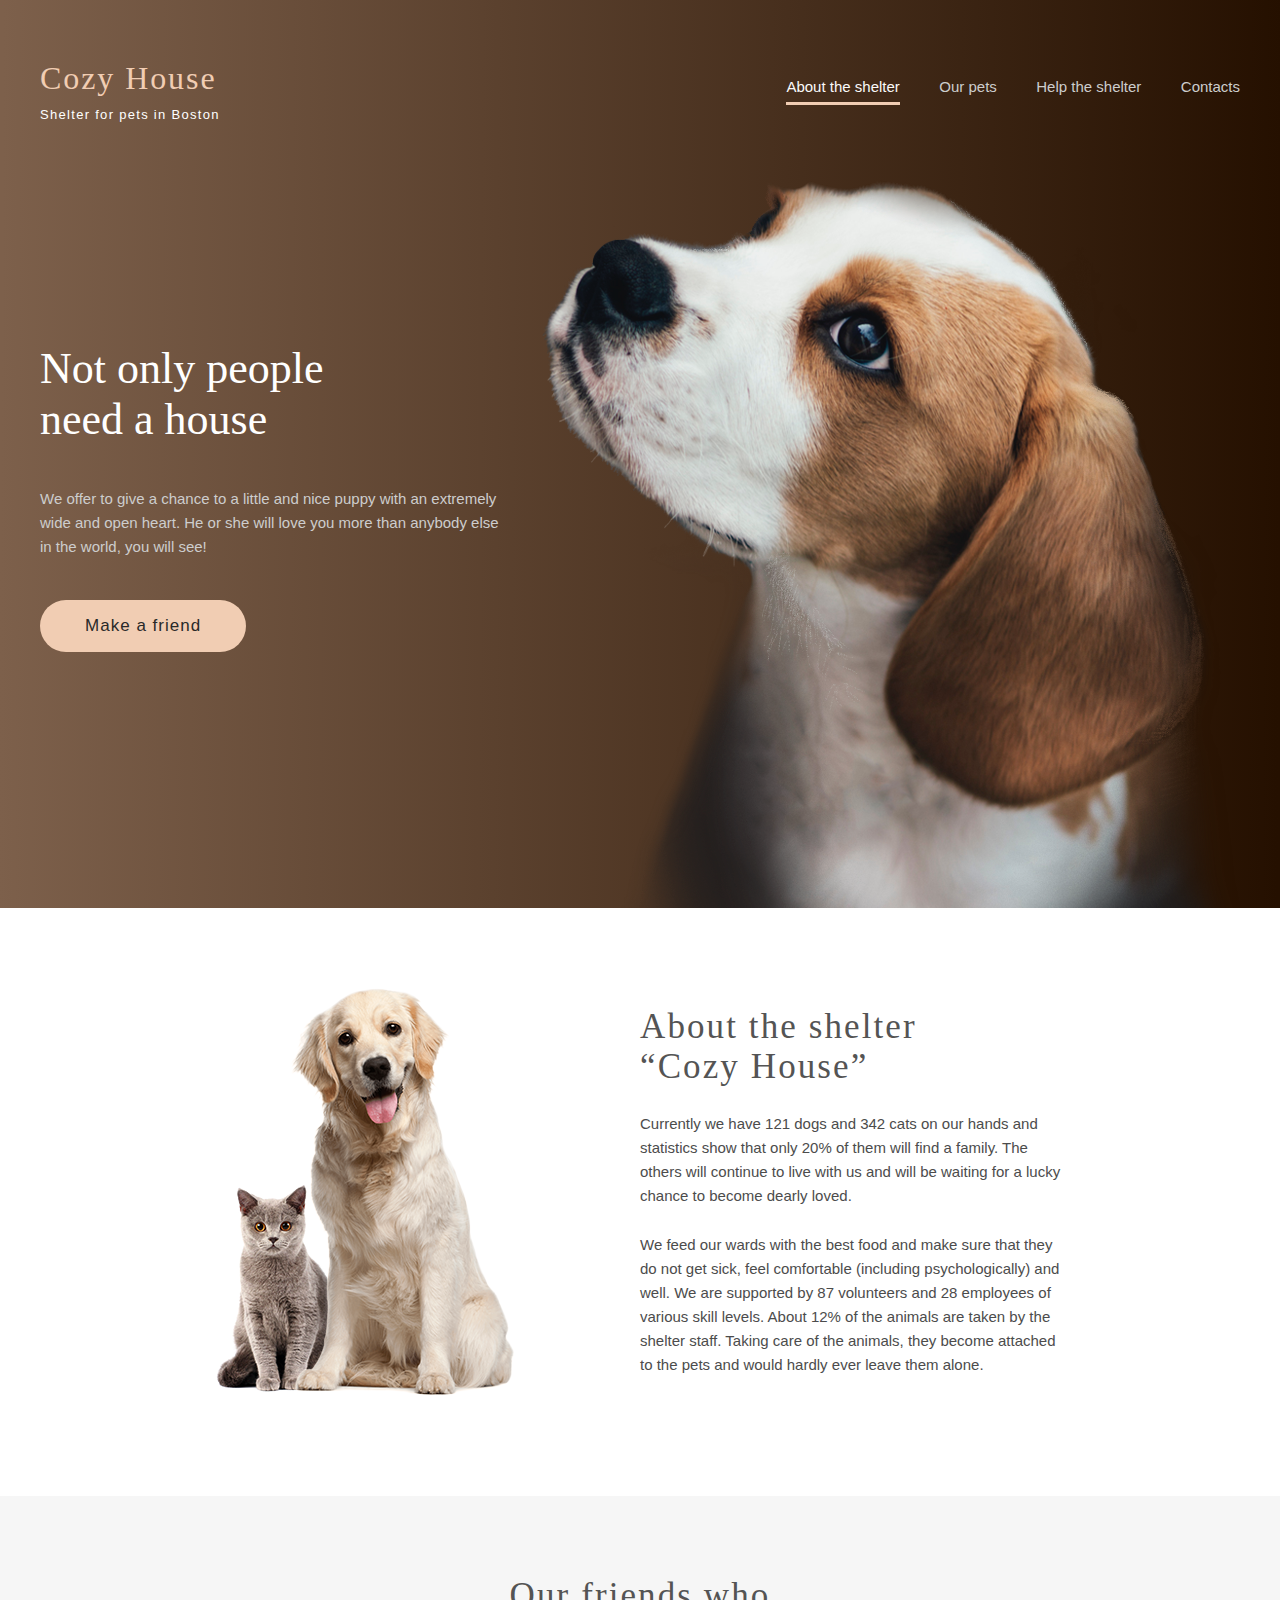
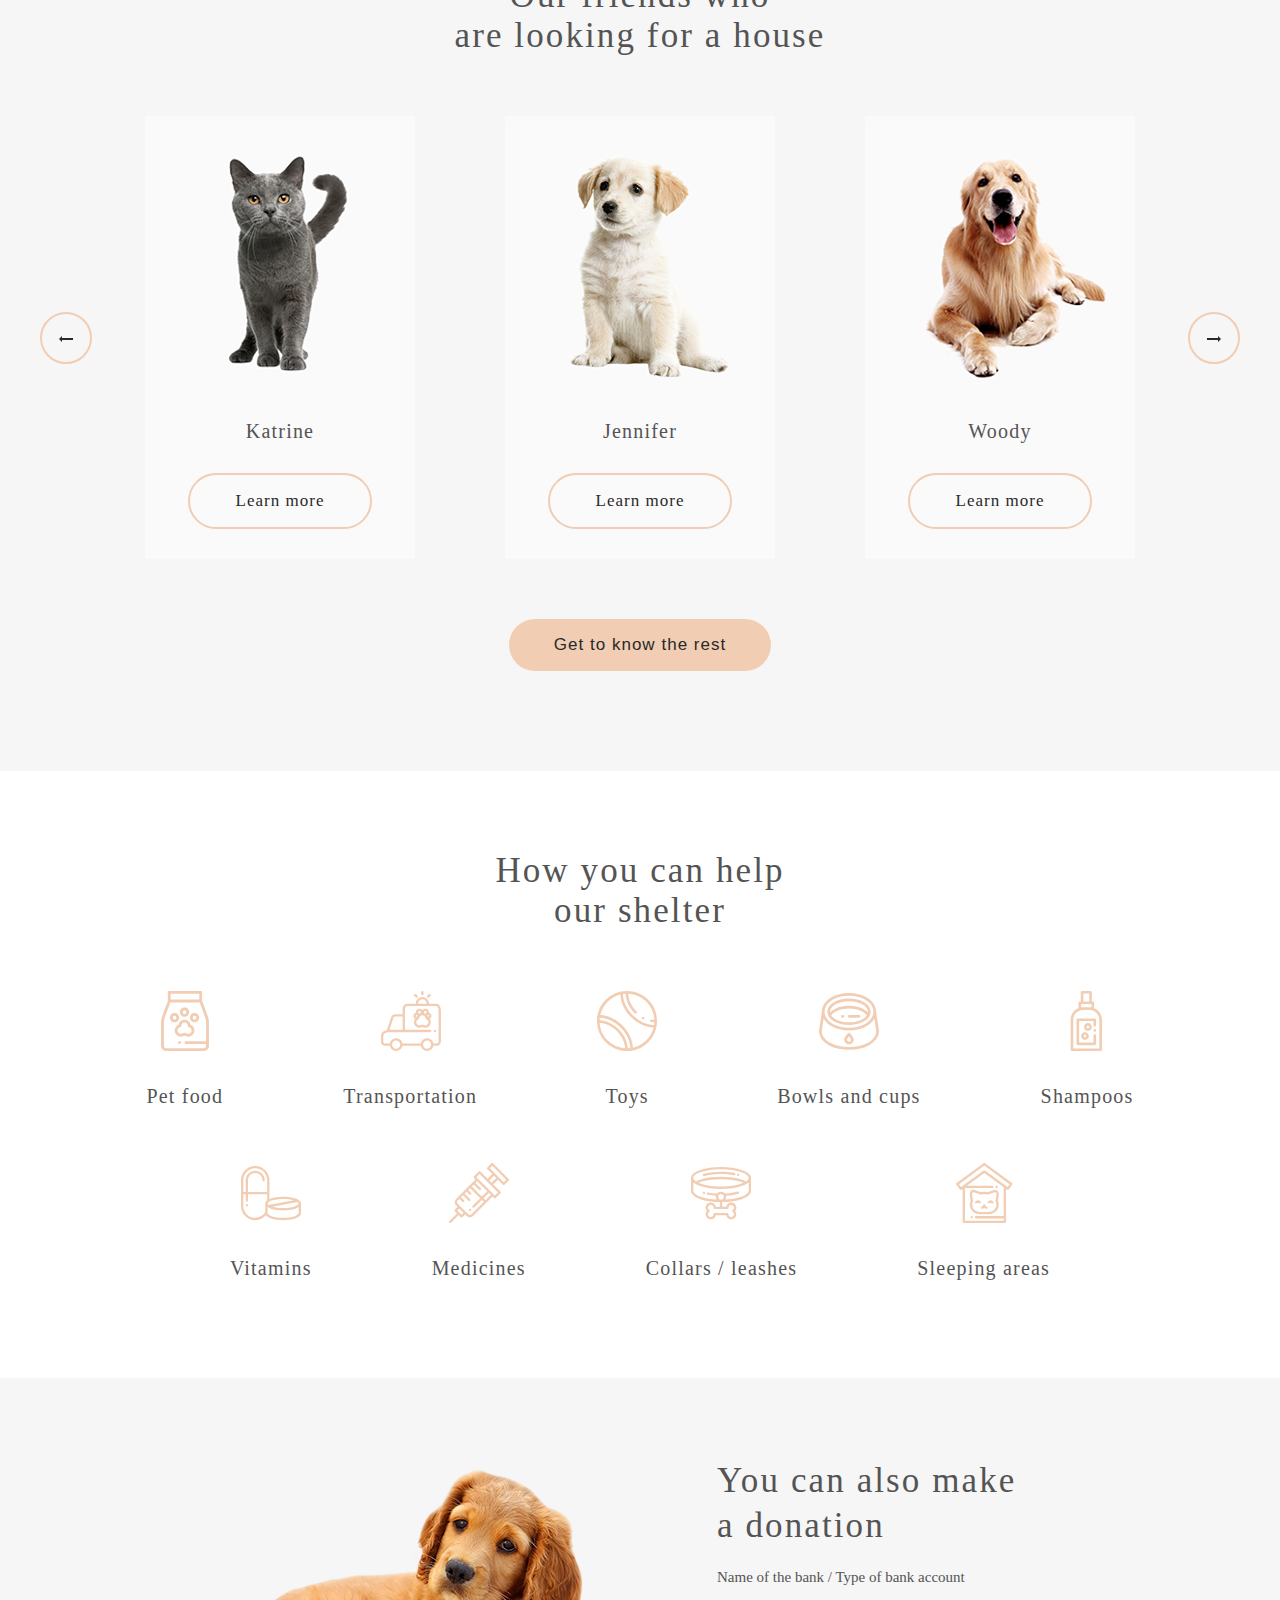
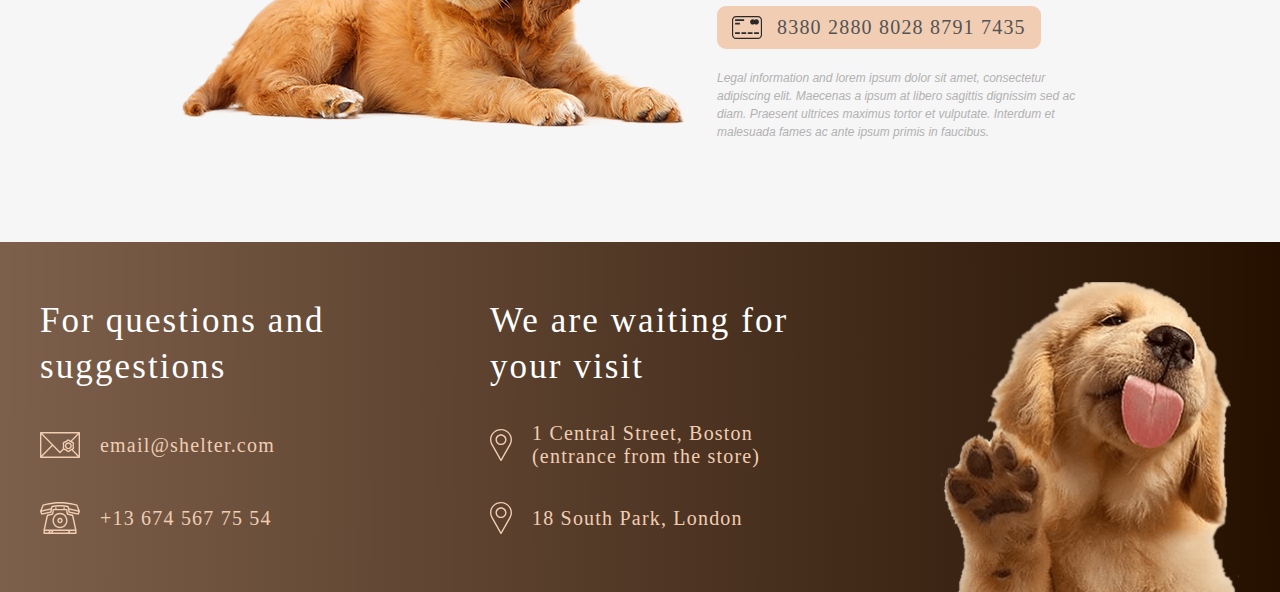
<file: lesson6/shelter/index.html>
<!DOCTYPE html>
<html lang="en">
  <head>
    <meta charset="UTF-8" />
    <meta http-equiv="X-UA-Compatible" content="IE=edge" />
    <meta name="viewport" content="width=device-width, initial-scale=1.0" />
    <title>Cozy House</title>
    <link rel="stylesheet" href="./css/style.css" />
    <link rel="stylesheet" href="./css/main.css" />
  </head>
  <body>
    <header>
      <div class="container flex-wrapper">
        <div class="logo">
          <h1><a href="#">Cozy House</a></h1>
          <p class="subtitle">Shelter for pets in Boston</p>
        </div>
        <nav>
          <ul>
            <li><a class="active" href="#">About the shelter</a></li>
            <li><a href="./pets.html">Our pets</a></li>
            <li><a href="#">Help the shelter</a></li>
            <li><a href="#">Contacts</a></li>
          </ul>
        </nav>
      </div>
    </header>
    <main>
      <section class="hero">
        <div class="container section-hero">
          <div class="people">
            <h2>Not only people need a house</h2>
            <p>
              We offer to give a chance to a little and nice puppy with an
              extremely wide and open heart. He or she will love you more than
              anybody else in the world, you will see!
            </p>
            <button class="primary"><a href="#">Make a friend</a></button>
          </div>
          <div class="dog">
            <img src="./images/start-screen.png" alt="dog" />
          </div>
        </div>
      </section>
      <section class="about">
        <div class="container section-about">
          <div class="pets">
            <img src="./images/about-pets.png" alt="about-pets" />
          </div>
          <div class="about__shelter">
            <h2>About the shelter “Cozy House”</h2>
            <p>
              Currently we have 121 dogs and 342 cats on our hands and
              statistics show that only 20% of them will find a family. The
              others will continue to live with us and will be waiting for a
              lucky chance to become dearly loved.
            </p>
            <p>
              We feed our wards with the best food and make sure that they do
              not get sick, feel comfortable (including psychologically) and
              well. We are supported by 87 volunteers and 28 employees of
              various skill levels. About 12% of the animals are taken by the
              shelter staff. Taking care of the animals, they become attached to
              the pets and would hardly ever leave them alone.
            </p>
          </div>
        </div>
      </section>
      <section class="our-friends">
        <div class="container">
          <h2>
            Our friends who<br />
            are looking for a house
          </h2>
          <div class="slaider">
            <button class="arrow-left">
              <img src="./images/arrow-left.svg" alt="arrow-left" />
            </button>
            <div class="animal">
              <div class="card">
                <img src="./images/pets-katrine.png" alt="katrine" />
                <p>Katrine</p>
                <a class="secondary" href="#">Learn more</a>
              </div>
              <div class="card-center">
                <img src="./images/pets-jennifer.png" alt="jennifer" />
                <p>Jennifer</p>
                <a class="secondary" href="#">Learn more</a>
              </div>
              <div class="card">
                <img src="./images/pets-woody.png" alt="woody" />
                <p>Woody</p>
                <a class="secondary" href="#">Learn more</a>
              </div>
            </div>
            <button class="arrow-right">
              <img src="./images/arrow-right.svg" alt="arrow-right" />
            </button>
          </div>
          <button class="primary"><a href="#"> Get to know the rest</a></button>
        </div>
      </section>
      <section class="help">
        <div class="container">
          <h2>How you can help our shelter</h2>
          <div class="help-content">
            <div>
              <img class="icon" src="./images/pet-food.svg" alt="pet food" />
              <p>Pet food</p>
            </div>
            <div>
              <img
                class="icon"
                src="./images/transportation.svg"
                alt="transportation"
              />
              <p>Transportation</p>
            </div>
            <div>
              <img class="icon" src="./images/toys.svg" alt="toys" />
              <p>Toys</p>
            </div>
            <div>
              <img
                class="icon"
                src="./images/bowls-and-cups.svg"
                alt="bowls and cups"
              />
              <p>Bowls and cups</p>
            </div>
            <div>
              <img class="icon" src="./images/shampoos.svg" alt="shampoos" />
              <p>Shampoos</p>
            </div>
            <div>
              <img class="icon" src="./images/vitamins.svg" alt="vitamins" />
              <p>Vitamins</p>
            </div>
            <div>
              <img class="icon" src="./images/medicines.svg" alt="medicines" />
              <p>Medicines</p>
            </div>
            <div>
              <img
                class="icon"
                src="./images/collars-leashes.svg"
                alt="collars-leashes"
              />
              <p>Collars / leashes</p>
            </div>
            <div>
              <img
                class="icon"
                src="./images/sleeping-area.svg"
                alt="sleeping areas"
              />
              <p>Sleeping areas</p>
            </div>
          </div>
        </div>
      </section>
      <section class="donation">
        <div class="container flex-wrapper">
          <div class="donation-dog">
            <img src="./images/donation-dog.png" alt="donation-dog" />
          </div>
          <div class="information-donation">
            <h2>You can also make a donation</h2>
            <p class="name-bank">Name of the bank / Type of bank account</p>
            <div class="credit">
              <p class="credit-card">8380 2880 8028 8791 7435</p>
            </div>
            <p class="legal-information">
              Legal information and lorem ipsum dolor sit amet, consectetur
              adipiscing elit. Maecenas a ipsum at libero sagittis dignissim sed
              ac diam. Praesent ultrices maximus tortor et vulputate. Interdum
              et malesuada fames ac ante ipsum primis in faucibus.
            </p>
          </div>
        </div>
      </section>
    </main>
    <footer>
      <div class="container flex-wrapper">
        <div>
          <h2>For questions and suggestions</h2>
          <p class="email">
            <a href="mailto:email@shelter.com">email@shelter.com</a>
          </p>
          <p class="tel">
            <a href="tel:+13 674 567 75 54">+13 674 567 75 54</a>
          </p>
        </div>
        <div>
          <h2>We are waiting for your visit</h2>
          <p class="local">
            1 Central Street, Boston (entrance from the store)
          </p>
          <p class="local">18 South Park, London</p>
        </div>
        <div>
          <img src="./images/footer-puppy.png" alt="puppy" />
        </div>
      </div>
    </footer>
  </body>
</html>
</file>
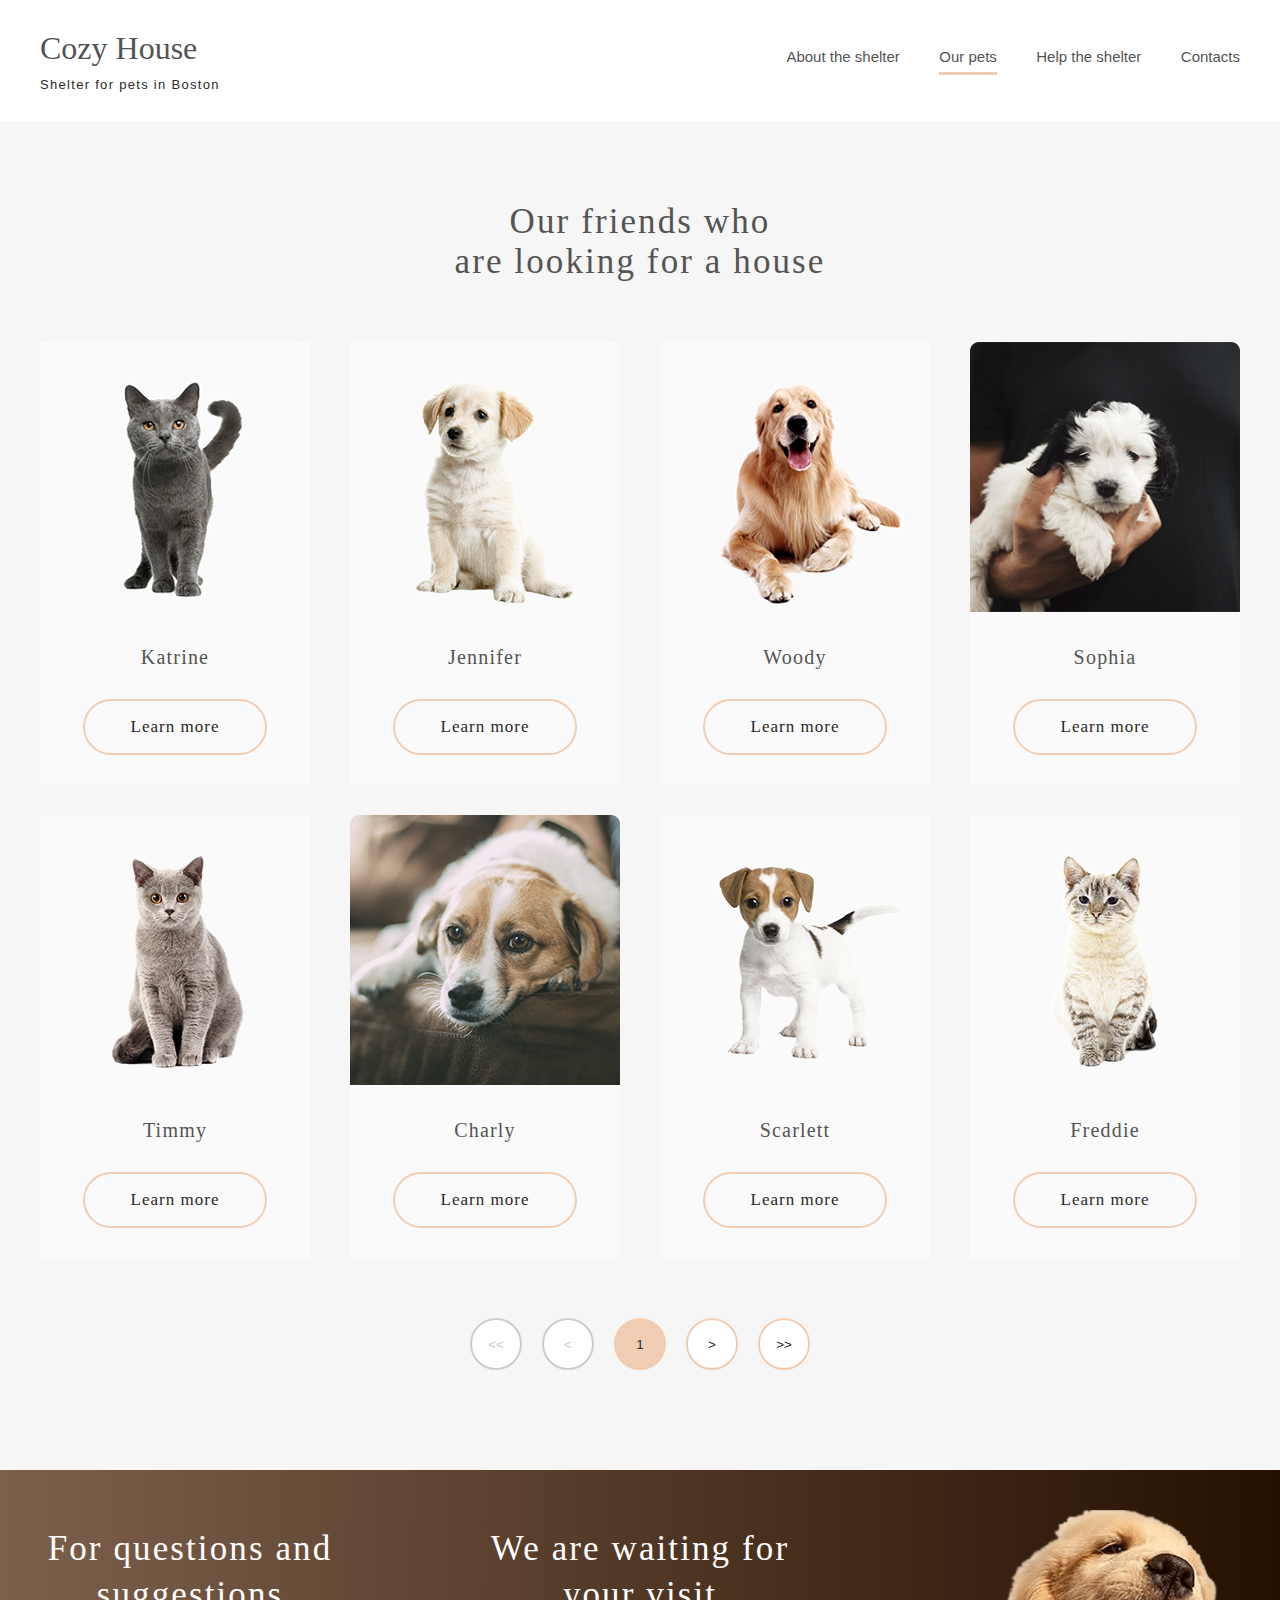
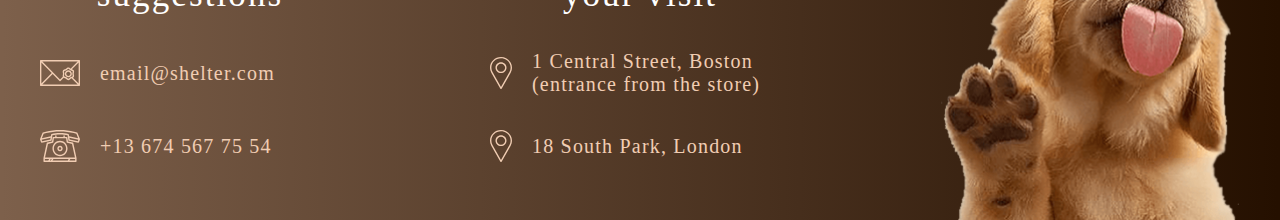
<file: lesson6/shelter/pets.html>
<!DOCTYPE html>
<html lang="en">
  <head>
    <meta charset="UTF-8" />
    <meta http-equiv="X-UA-Compatible" content="IE=edge" />
    <meta name="viewport" content="width=device-width, initial-scale=1.0" />
    <title>Cozy House</title>
    <link rel="stylesheet" href="./css/style.css" />
    <link rel="stylesheet" href="./css/pets.css" />
  </head>
  <body>
    <header>
      <div class="container flex-wrapper">
        <div class="logo">
          <h1><a href="#">Cozy House</a></h1>
          <p class="subtitle">Shelter for pets in Boston</p>
        </div>
        <nav>
          <ul>
            <li><a href="./index.html">About the shelter</a></li>
            <li><a class="active" href="#">Our pets</a></li>
            <li><a href="#">Help the shelter</a></li>
            <li><a href="#">Contacts</a></li>
          </ul>
        </nav>
      </div>
    </header>
    <main>
      <div class="container">
        <h2>
          Our friends who<br />
          are looking for a house
        </h2>
        <div class="our-friends">
          <div class="card">
            <img src="./images/pets-katrine.png" alt="katrine" />
            <p>Katrine</p>
            <a class="secondary" href="#">Learn more</a>
          </div>
          <div class="card">
            <img src="./images/pets-jennifer.png" alt="jennifer" />
            <p>Jennifer</p>
            <a class="secondary" href="#">Learn more</a>
          </div>
          <div class="card">
            <img src="./images/pets-woody.png" alt="woody" />
            <p>Woody</p>
            <a class="secondary" href="#">Learn more</a>
          </div>
          <div class="card">
            <img src="./images/pets-sophia.png" alt="sophia" />
            <p>Sophia</p>
            <a class="secondary" href="#">Learn more</a>
          </div>
          <div class="card">
            <img src="./images/pets-timmy.png" alt="timmy" />
            <p>Timmy</p>
            <a class="secondary" href="#">Learn more</a>
          </div>
          <div class="card">
            <img src="./images/pets-charly.png" alt="charly" />
            <p>Charly</p>
            <a class="secondary" href="#">Learn more</a>
          </div>
          <div class="card">
            <img src="./images/pets-scarlet.png" alt="scarlett" />
            <p>Scarlett</p>
            <a class="secondary" href="#">Learn more</a>
          </div>
          <div class="card">
            <img src="./images/pets-freddie.png" alt="freddie" />
            <p>Freddie</p>
            <a class="secondary" href="#">Learn more</a>
          </div>
        </div>
        <div class="pets-navigator">
          <button class="pets-nav-button disabled"><<</button>
          <button class="pets-nav-button disabled"><</button>
          <button class="pets-nav-button active-page">1</button>
          <button class="pets-nav-button active-nav">></button>
          <button class="pets-nav-button active-nav">>></button>
        </div>
      </div>
    </main>
    <footer>
      <div class="container flex-wrapper">
        <div>
          <h2>For questions and suggestions</h2>
          <p class="email">
            <a href="mailto:email@shelter.com">email@shelter.com</a>
          </p>
          <p class="tel">
            <a href="tel:+13 674 567 75 54">+13 674 567 75 54</a>
          </p>
        </div>
        <div>
          <h2>We are waiting for your visit</h2>
          <p class="local">
            1 Central Street, Boston (entrance from the store)
          </p>
          <p class="local">18 South Park, London</p>
        </div>
        <div>
          <img src="./images/footer-puppy.png" alt="puppy" />
        </div>
      </div>
    </footer>
  </body>
</html>
</file>
<file: lesson6/shelter/css/style.css>
* {
  padding: 0;
  margin: 0;
  box-sizing: border-box;
}
body {
  font-family: Georgia, serif;
}
.container {
  max-width: 1200px;
  margin: auto;
}
nav {
  font-family: Arial, sans-serif;
}
.flex-wrapper {
  display: flex;
  justify-content: space-between;
  align-items: center;
}
.logo h1 {
  margin-bottom: 10px;
}
li {
  display: inline-block;
  margin-left: 35px;
}
.primary {
  background-color: #f1cdb3;
  border-radius: 100px;
  font-size: 17px;
  line-height: 130%;
  letter-spacing: 0.06em;
  padding: 15px 45px;
  border: none;
}
.primary a {
  color: #292929;
  text-decoration: none;
}
.primary:hover {
  background-color: #fddcc4;
}
.secondary {
  border: 2px solid #f1cdb3;
  border-radius: 100px;
  font-size: 17px;
  line-height: 22px;
  letter-spacing: 0.06em;
  padding: 15px 45px;
  color: #292929;
  text-decoration: none;
  display: inline-block;
}
.secondary:hover {
  background: #fddcc4;
  border-radius: 100px;
  border: none;
}
h2 {
  font-weight: 400;
  font-size: 35px;
  color: #545454;
  letter-spacing: 0.06em;
}

/* Footer */
footer {
  background: linear-gradient(90.26deg, #7d604b 0.23%, #251000 99.8%);
  padding-top: 40px;
}
footer h2 {
  font-size: 35px;
  color: #fff;
  font-weight: 400;
  letter-spacing: 0.06em;
  line-height: 130%;
  padding-top: 16px;
  margin-bottom: 33px;
}
footer .flex-wrapper > div {
  max-width: 300px;
}
footer .flex-wrapper {
  align-items: flex-start;
}
footer p {
  min-height: 46px;
  display: flex;
  align-items: center;
  padding-left: 60px;
  color: #f1cdb3;
  font-size: 20px;
  letter-spacing: 0.06em;
  margin-bottom: 27px;
}
footer a {
  color: #f1cdb3;
  text-decoration: none;
  font-size: 20px;
  /* letter-spacing: 0.06em; */
}
footer .email {
  background: url(../images/icon-email.svg) no-repeat left center;
}
footer .tel {
  background: url(../images/phone.svg) no-repeat left center;
}
footer .local {
  background: url(../images/icon-marker.svg) no-repeat left center;
  padding-left: 42px;
}
footer div img {
  display: block;
}

@media (max-width: 1220px) {
  .container {
    max-width: 95%;
  }
}
</file>
<file: lesson6/shelter/css/main.css>
header {
  position: absolute;
  top: 0;
  right: 0;
  left: 0;
  padding: 60px 0;
}
.logo h1 a {
  color: #f1cdb3;
  font-weight: 400;
  text-decoration: none;
  letter-spacing: 0.06em;
}
.subtitle {
  color: #fff;
  font-family: Arial, sans-serif;
  font-size: 13px;
  letter-spacing: 0.1em;
}
ul li a {
  color: #cdcdcd;
  text-decoration: none;
  font-size: 15px;
  display: block;
  padding-bottom: 7px;
}
ul li a:hover {
  color: #fff;
}
.active {
  color: #fafafa;
  border-bottom: #f1cdb3 solid 3px;
}

/* Section hero */

.hero {
  padding-top: 180px;
  background: linear-gradient(90.26deg, #7d604b 0.23%, #251000 99.8%);
}
.section-hero {
  display: flex;
  justify-content: space-between;
}
.people {
  max-width: 460px;
  padding-top: 163px;
}
.dog img {
  display: block;
}
.people h2 {
  font-size: 44px;
  color: #fff;
  letter-spacing: 0;
  max-width: 325px;
}
.people p {
  font-family: Arial;
  color: #cdcdcd;
  font-size: 15px;
  line-height: 160%;
  padding: 42px 0 41px 0;
}

/* Section About */

.about {
  padding-top: 80px;
  padding-bottom: 100px;
}
.section-about {
  display: flex;
  justify-content: center;
  align-items: center;
}
.pets {
  width: 50%;
}
.about__shelter {
  width: 50%;
}
.pets img {
  margin-left: 175px;
  display: block;
}
.about__shelter h2 {
  max-width: 370px;
}
.about__shelter p {
  color: #4c4c4c;
  font-size: 15px;
  font-family: Arial, sans-serif;
  max-width: 430px;
  line-height: 160%;
  padding-top: 25px;
}

/* Section Our friends */

.our-friends {
  padding: 80px 0 100px 0;
  background: #f6f6f6;
}
.our-friends .container {
  text-align: center;
}
.our-friends .container h2 {
  padding-bottom: 60px;
}
.slaider {
  display: flex;
  justify-content: space-between;
  align-items: center;
}
.animal {
  display: flex;
  justify-content: space-between;
}
.card,
.card-center {
  background-color: #fafafa;
  padding-bottom: 30px;
}
.card-center {
  margin: 0 90px;
}
.card:hover,
.card-center:hover {
  background-color: #fff;
  box-shadow: 0px 2px 35px 14px rgba(13, 13, 13, 0.04);
}
.animal p {
  font-size: 20px;
  line-height: 23px;
  letter-spacing: 0.06em;
  color: #545454;
  padding: 30px 0;
}
.our-friends .primary {
  margin-top: 60px;
}
.arrow-left,
.arrow-right {
  width: 52px;
  height: 52px;
  cursor: pointer;
  border-radius: 100px;
  border: 2px solid #f1cdb3;
  background: transparent;
}
.arrow-left:hover,
.arrow-right:hover {
  background-color: #fddcc4;
  border-radius: 100px;
}

/* Section Help */

.help {
  padding: 80px 0 43px 0;
}
.help .container {
  text-align: center;
}
.help h2 {
  max-width: 310px;
  margin: auto;
  margin-bottom: 60px;
}
.help-content {
  display: flex;
  justify-content: center;
  flex-wrap: wrap;
}
.help-content div {
  margin-right: 60px;
  margin-left: 60px;
  margin-bottom: 55px;
}
.icon {
  display: inline-block;
  margin-bottom: 30px;
}
.help-content div p {
  font-size: 20px;
  letter-spacing: 0.06em;
  color: #545454;
  line-height: 23px;
}

/* Section Donation */
.donation {
  padding: 80px 0 100px 0;
  background: #f6f6f6;
}
.donation-dog {
  margin-left: 142px;
}
.information-donation {
  margin-right: 143px;
  max-width: 380px;
}
.information-donation h2 {
  max-width: 300px;
  margin-bottom: 20px;
  line-height: 45px;
  padding-bottom: 1px;
}
.name-bank {
  font-size: 15px;
  color: #545454;
}
.credit {
  display: flex;
  align-items: center;
  margin: 20px 0;
}
.credit-card {
  background-image: url(../images/credit-card.svg);
  background-position: 15px center;
  background-repeat: no-repeat;
  background-color: #f1cdb3;
  padding: 10px 15px 10px 60px;
  border-radius: 9px;
  font-size: 20px;
  letter-spacing: 0.06em;
  line-height: 23px;
  color: #545454;
}

.legal-information {
  font-family: "Arial";
  font-style: italic;
  font-size: 12px;
  line-height: 18px;
  color: #b2b2b2;
  margin-bottom: 1px;
}
@media (max-width: 1220px) {
  .container {
    max-width: 95%;
  }
  .card-center {
    margin: 0 40px;
  }
  .dog img {
    max-width: 569px;
  }
}
@media (max-width: 1070px) {
  .card:last-child {
    display: none;
  }
}
@media (max-width: 1030px) {
  .section-about {
    flex-wrap: wrap;
  }
}
</file>
<file: lesson6/shelter/css/pets.css>
header {
  padding: 30px 0;
  background-color: #fff;
}
.logo h1 a {
  color: #545454;
  font-weight: 400;
  text-decoration: none;
}
.subtitle {
  color: #292929;
  font-family: Arial, sans-serif;
  font-size: 13px;
  letter-spacing: 0.1em;
}
ul li a {
  color: #545454;
  text-decoration: none;
  font-size: 15px;
  display: block;
  padding-bottom: 7px;
}
ul li a:hover {
  color: #292929;
}
.active {
  border-bottom: #f1cdb3 solid 3px;
}

/* Main */
main {
  padding: 80px 0 100px;
  background-color: #f6f6f6;
}
h2 {
  margin-bottom: 60px;
  text-align: center;
}
.our-friends {
  display: flex;
  flex-wrap: wrap;
  justify-content: space-between;
  margin-bottom: 30px;
}
.card {
  background-color: #fafafa;
  flex-basis: 270px;
  margin-bottom: 30px;
  text-align: center;
  padding-bottom: 30px;
}
.card:hover {
  background-color: #fff;
  box-shadow: 0px 2px 35px 14px rgba(13, 13, 13, 0.04);
}
.card p {
  margin: 30px 0;
  color: #545454;
  letter-spacing: 0.06em;
  font-size: 20px;
}
.pets-navigator {
  width: 340px;
  margin: auto;
  display: flex;
  justify-content: space-between;
}
.pets-nav-button {
  width: 52px;
  height: 52px;
  display: flex;
  justify-content: center;
  align-items: center;
  border-radius: 100px;
  cursor: pointer;
}
.pets-navigator .disabled {
  border: 2px solid #cdcdcd;
  color: #cdcdcd;
  background-color: #fff;
}
.pets-navigator .active-page {
  border: 2px solid #f1cdb3;
  background-color: #f1cdb3;
  color: #292929;
}
.pets-navigator .active-nav {
  border: 2px solid #f1cdb3;
  color: #292929;
  background-color: #fff;
}
</file>
